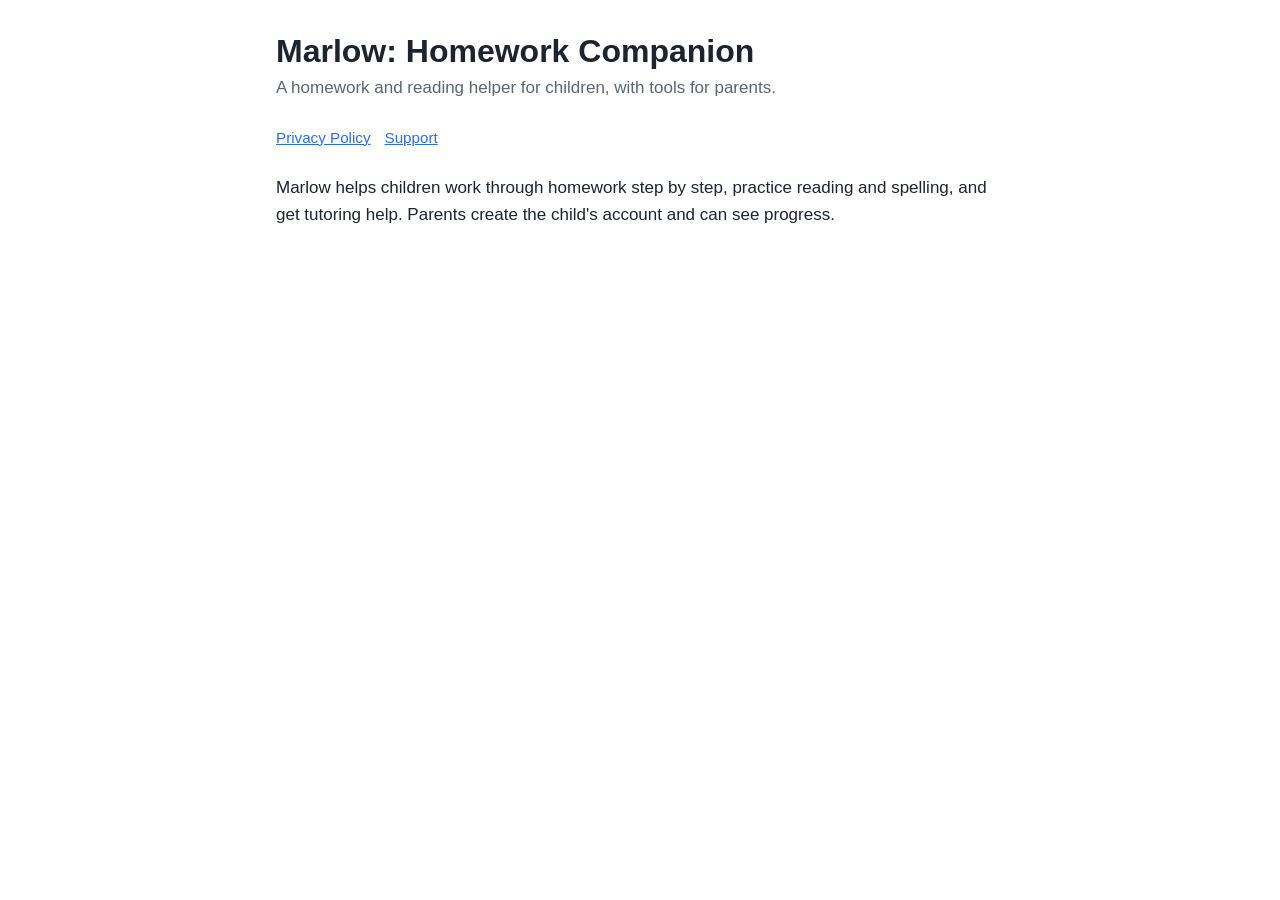
<file: index.html>
<!doctype html>
<html lang="en"><head><meta charset="utf-8"><meta name="viewport" content="width=device-width,initial-scale=1">
<title>Marlow: Homework Companion</title><link rel="stylesheet" href="style.css"></head>
<body><main>
<h1>Marlow: Homework Companion</h1>
<p class="meta">A homework and reading helper for children, with tools for parents.</p>
<nav><a href="privacy.html">Privacy Policy</a><a href="support.html">Support</a></nav>
<p>Marlow helps children work through homework step by step, practice reading and spelling, and get tutoring help. Parents create the child's account and can see progress.</p>
</main></body></html>
</file>
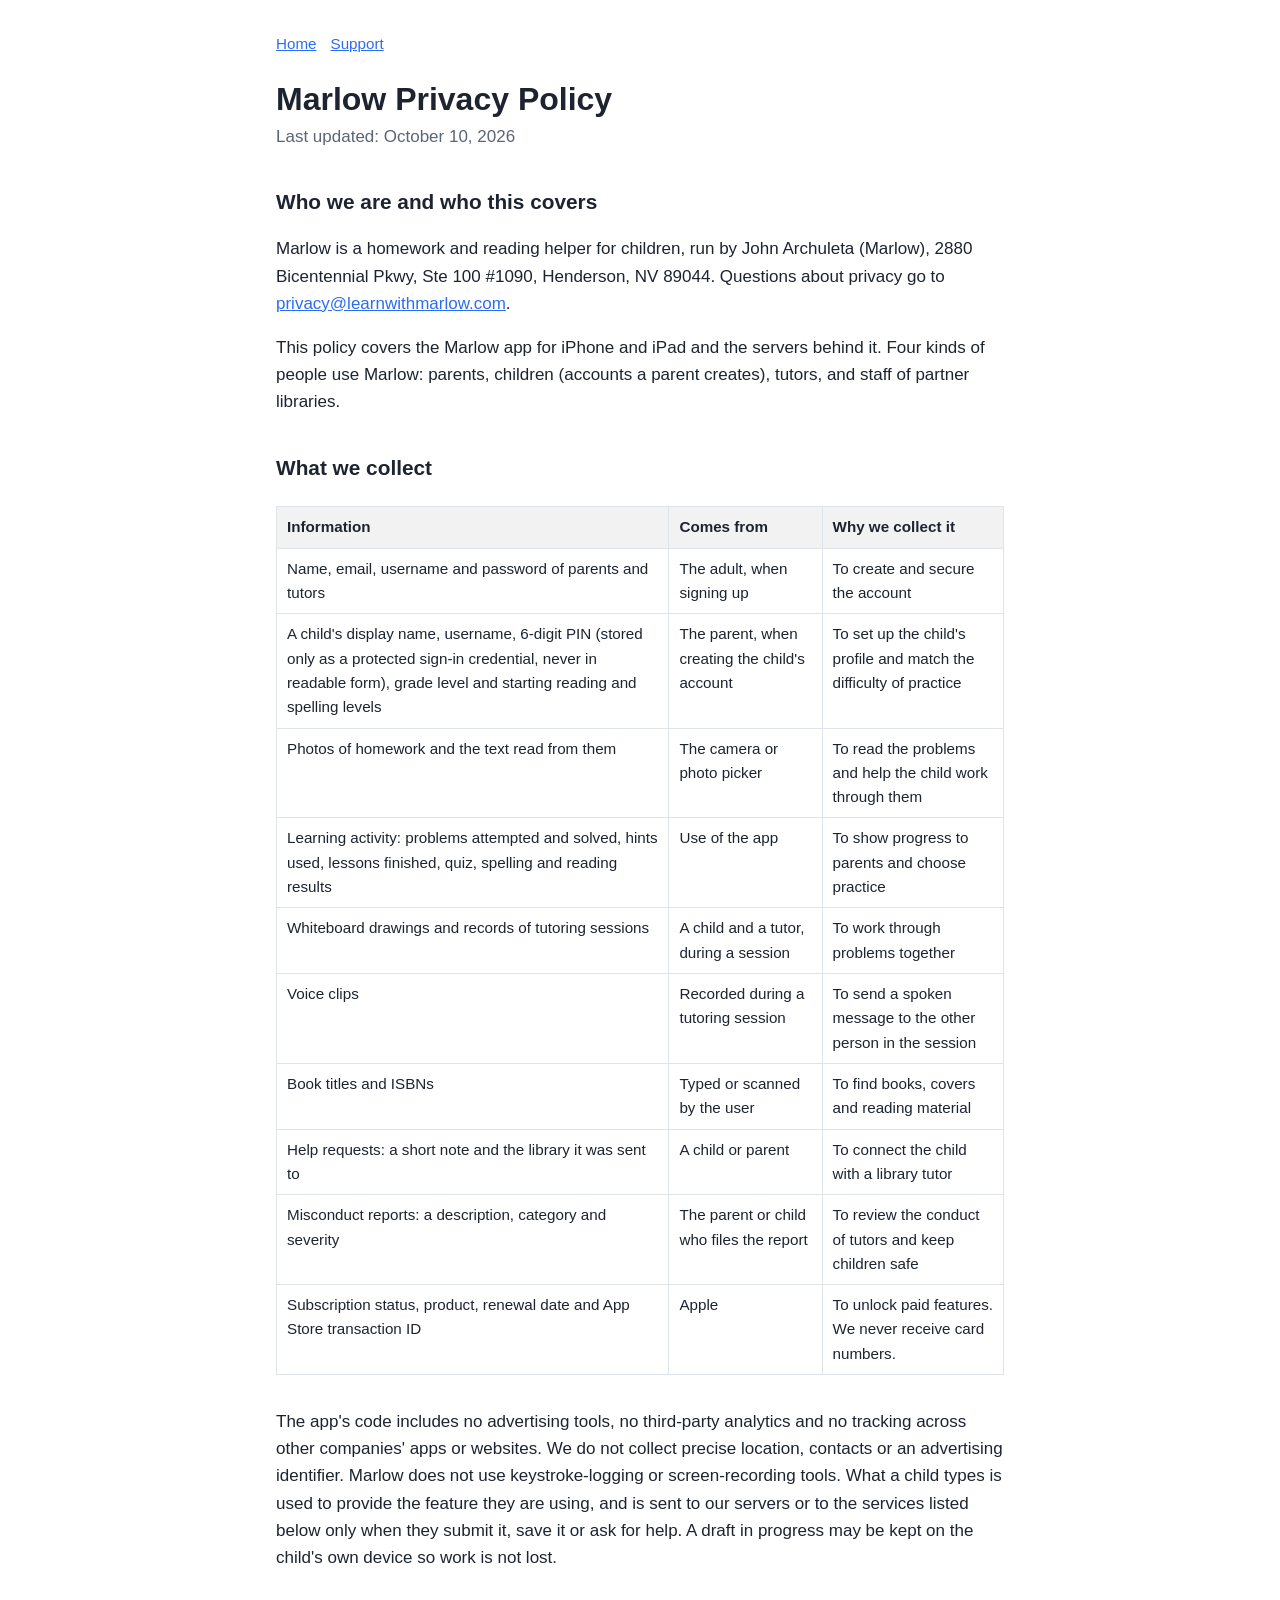
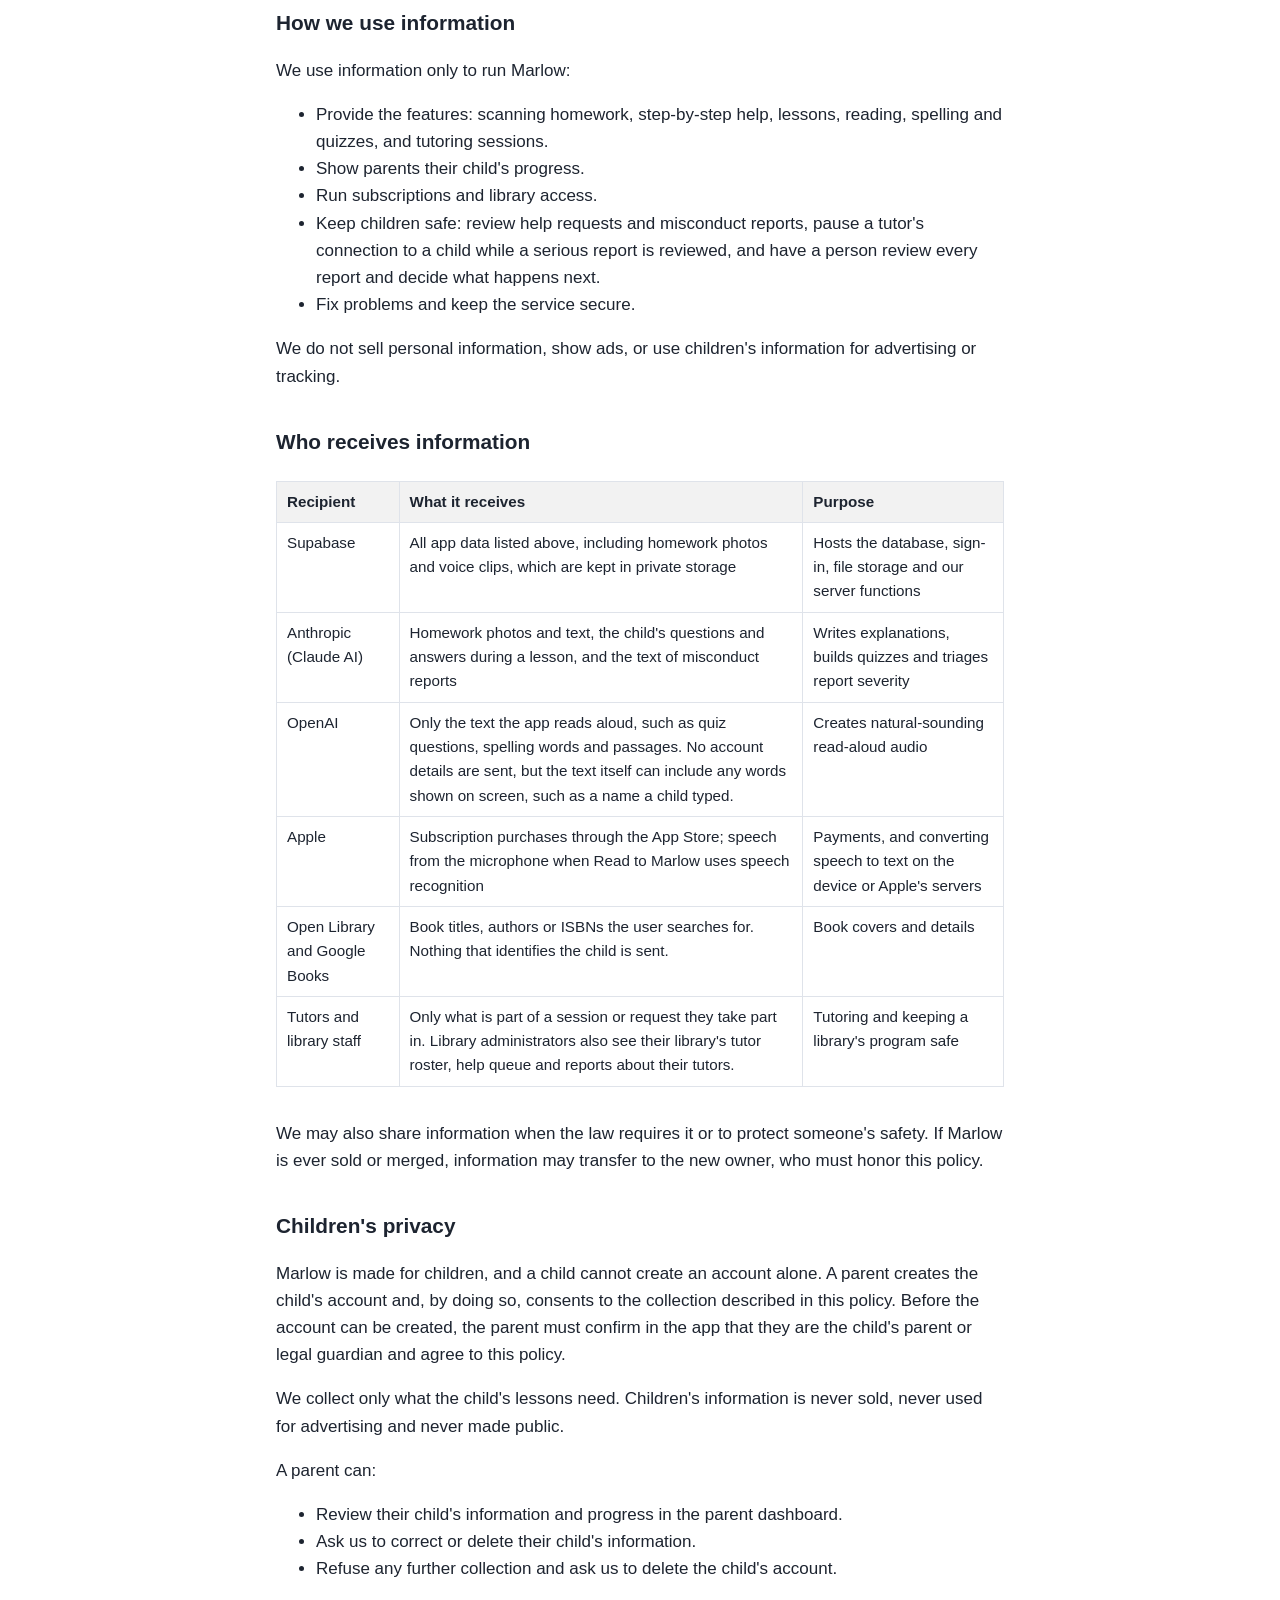
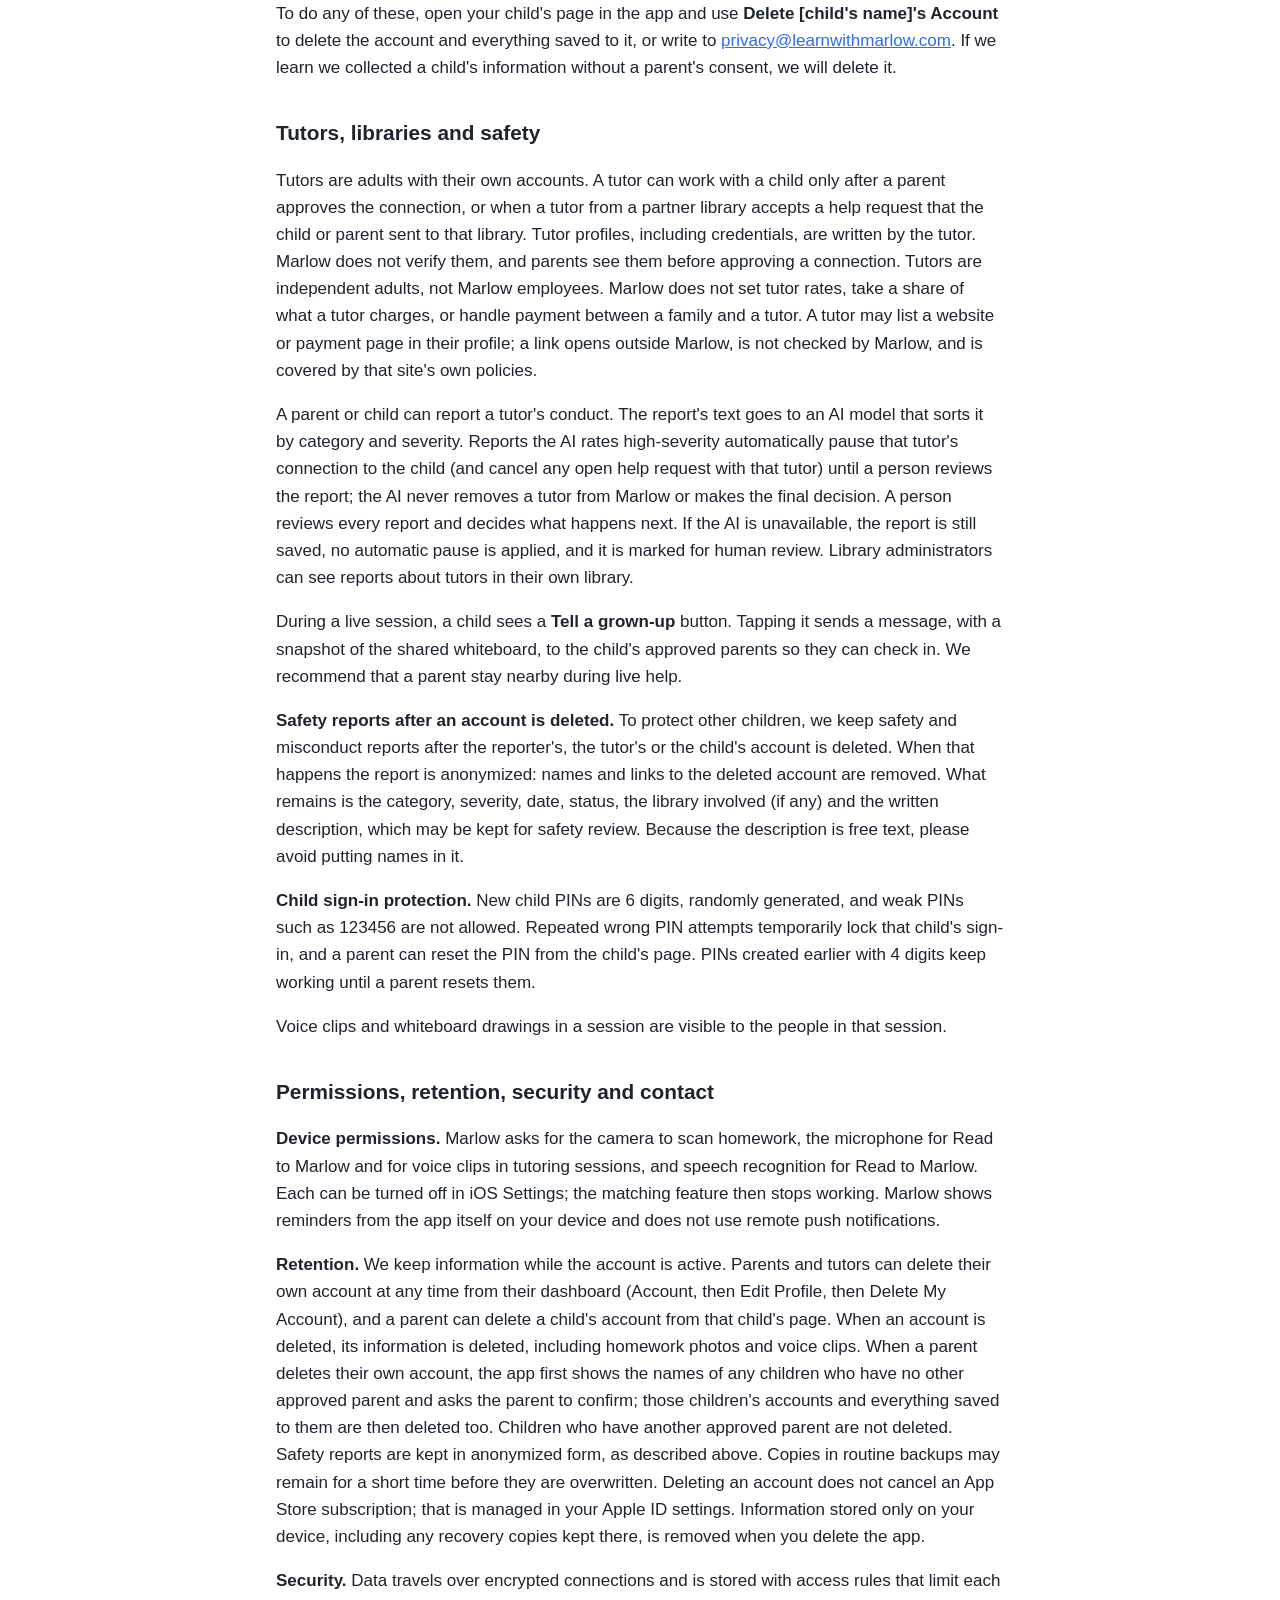
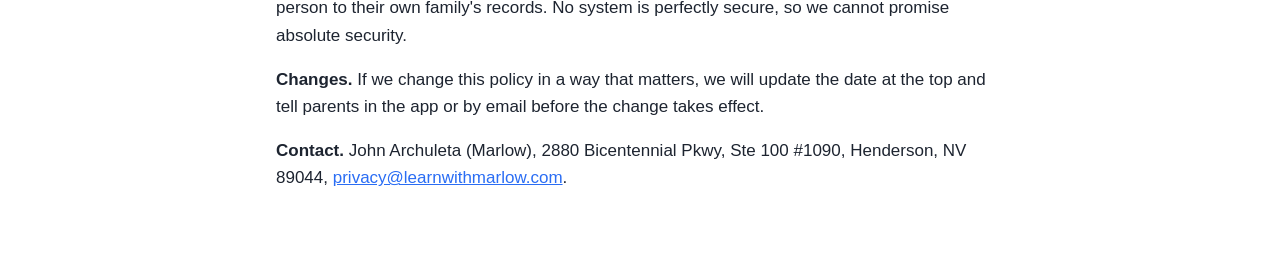
<file: privacy.html>
<!doctype html>
<html lang="en"><head><meta charset="utf-8"><meta name="viewport" content="width=device-width,initial-scale=1">
<title>Marlow Privacy Policy</title><link rel="stylesheet" href="style.css"></head>
<body><main>
<nav><a href="index.html">Home</a><a href="support.html">Support</a></nav>
<h1>Marlow Privacy Policy</h1>
<p class="meta">Last updated: October 10, 2026</p>

<h2>Who we are and who this covers</h2>
<p>Marlow is a homework and reading helper for children, run by John Archuleta (Marlow), 2880 Bicentennial Pkwy, Ste 100 #1090, Henderson, NV 89044. Questions about privacy go to <a href="mailto:privacy@learnwithmarlow.com">privacy@learnwithmarlow.com</a>.</p>
<p>This policy covers the Marlow app for iPhone and iPad and the servers behind it. Four kinds of people use Marlow: parents, children (accounts a parent creates), tutors, and staff of partner libraries.</p>

<h2>What we collect</h2>
<div class="tablewrap"><table>
<thead><tr><th>Information</th><th>Comes from</th><th>Why we collect it</th></tr></thead><tbody>
<tr><td>Name, email, username and password of parents and tutors</td><td>The adult, when signing up</td><td>To create and secure the account</td></tr>
<tr><td>A child's display name, username, 6-digit PIN (stored only as a protected sign-in credential, never in readable form), grade level and starting reading and spelling levels</td><td>The parent, when creating the child's account</td><td>To set up the child's profile and match the difficulty of practice</td></tr>
<tr><td>Photos of homework and the text read from them</td><td>The camera or photo picker</td><td>To read the problems and help the child work through them</td></tr>
<tr><td>Learning activity: problems attempted and solved, hints used, lessons finished, quiz, spelling and reading results</td><td>Use of the app</td><td>To show progress to parents and choose practice</td></tr>
<tr><td>Whiteboard drawings and records of tutoring sessions</td><td>A child and a tutor, during a session</td><td>To work through problems together</td></tr>
<tr><td>Voice clips</td><td>Recorded during a tutoring session</td><td>To send a spoken message to the other person in the session</td></tr>
<tr><td>Book titles and ISBNs</td><td>Typed or scanned by the user</td><td>To find books, covers and reading material</td></tr>
<tr><td>Help requests: a short note and the library it was sent to</td><td>A child or parent</td><td>To connect the child with a library tutor</td></tr>
<tr><td>Misconduct reports: a description, category and severity</td><td>The parent or child who files the report</td><td>To review the conduct of tutors and keep children safe</td></tr>
<tr><td>Subscription status, product, renewal date and App Store transaction ID</td><td>Apple</td><td>To unlock paid features. We never receive card numbers.</td></tr>
</tbody></table></div>
<p>The app's code includes no advertising tools, no third-party analytics and no tracking across other companies' apps or websites. We do not collect precise location, contacts or an advertising identifier. Marlow does not use keystroke-logging or screen-recording tools. What a child types is used to provide the feature they are using, and is sent to our servers or to the services listed below only when they submit it, save it or ask for help. A draft in progress may be kept on the child's own device so work is not lost.</p>

<h2>How we use information</h2>
<p>We use information only to run Marlow:</p>
<ul>
<li>Provide the features: scanning homework, step-by-step help, lessons, reading, spelling and quizzes, and tutoring sessions.</li>
<li>Show parents their child's progress.</li>
<li>Run subscriptions and library access.</li>
<li>Keep children safe: review help requests and misconduct reports, pause a tutor's connection to a child while a serious report is reviewed, and have a person review every report and decide what happens next.</li>
<li>Fix problems and keep the service secure.</li>
</ul>
<p>We do not sell personal information, show ads, or use children's information for advertising or tracking.</p>

<h2>Who receives information</h2>
<div class="tablewrap"><table>
<thead><tr><th>Recipient</th><th>What it receives</th><th>Purpose</th></tr></thead><tbody>
<tr><td>Supabase</td><td>All app data listed above, including homework photos and voice clips, which are kept in private storage</td><td>Hosts the database, sign-in, file storage and our server functions</td></tr>
<tr><td>Anthropic (Claude AI)</td><td>Homework photos and text, the child's questions and answers during a lesson, and the text of misconduct reports</td><td>Writes explanations, builds quizzes and triages report severity</td></tr>
<tr><td>OpenAI</td><td>Only the text the app reads aloud, such as quiz questions, spelling words and passages. No account details are sent, but the text itself can include any words shown on screen, such as a name a child typed.</td><td>Creates natural-sounding read-aloud audio</td></tr>
<tr><td>Apple</td><td>Subscription purchases through the App Store; speech from the microphone when Read to Marlow uses speech recognition</td><td>Payments, and converting speech to text on the device or Apple's servers</td></tr>
<tr><td>Open Library and Google Books</td><td>Book titles, authors or ISBNs the user searches for. Nothing that identifies the child is sent.</td><td>Book covers and details</td></tr>
<tr><td>Tutors and library staff</td><td>Only what is part of a session or request they take part in. Library administrators also see their library's tutor roster, help queue and reports about their tutors.</td><td>Tutoring and keeping a library's program safe</td></tr>
</tbody></table></div>
<p>We may also share information when the law requires it or to protect someone's safety. If Marlow is ever sold or merged, information may transfer to the new owner, who must honor this policy.</p>

<h2>Children's privacy</h2>
<p>Marlow is made for children, and a child cannot create an account alone. A parent creates the child's account and, by doing so, consents to the collection described in this policy. Before the account can be created, the parent must confirm in the app that they are the child's parent or legal guardian and agree to this policy.</p>
<p>We collect only what the child's lessons need. Children's information is never sold, never used for advertising and never made public.</p>
<p>A parent can:</p>
<ul>
<li>Review their child's information and progress in the parent dashboard.</li>
<li>Ask us to correct or delete their child's information.</li>
<li>Refuse any further collection and ask us to delete the child's account.</li>
</ul>
<p>To do any of these, open your child's page in the app and use <strong>Delete [child's name]'s Account</strong> to delete the account and everything saved to it, or write to <a href="mailto:privacy@learnwithmarlow.com">privacy@learnwithmarlow.com</a>. If we learn we collected a child's information without a parent's consent, we will delete it.</p>

<h2>Tutors, libraries and safety</h2>
<p>Tutors are adults with their own accounts. A tutor can work with a child only after a parent approves the connection, or when a tutor from a partner library accepts a help request that the child or parent sent to that library. Tutor profiles, including credentials, are written by the tutor. Marlow does not verify them, and parents see them before approving a connection. Tutors are independent adults, not Marlow employees. Marlow does not set tutor rates, take a share of what a tutor charges, or handle payment between a family and a tutor. A tutor may list a website or payment page in their profile; a link opens outside Marlow, is not checked by Marlow, and is covered by that site's own policies.</p>
<p>A parent or child can report a tutor's conduct. The report's text goes to an AI model that sorts it by category and severity. Reports the AI rates high-severity automatically pause that tutor's connection to the child (and cancel any open help request with that tutor) until a person reviews the report; the AI never removes a tutor from Marlow or makes the final decision. A person reviews every report and decides what happens next. If the AI is unavailable, the report is still saved, no automatic pause is applied, and it is marked for human review. Library administrators can see reports about tutors in their own library.</p>
<p>During a live session, a child sees a <strong>Tell a grown-up</strong> button. Tapping it sends a message, with a snapshot of the shared whiteboard, to the child's approved parents so they can check in. We recommend that a parent stay nearby during live help.</p>
<p><strong>Safety reports after an account is deleted.</strong> To protect other children, we keep safety and misconduct reports after the reporter's, the tutor's or the child's account is deleted. When that happens the report is anonymized: names and links to the deleted account are removed. What remains is the category, severity, date, status, the library involved (if any) and the written description, which may be kept for safety review. Because the description is free text, please avoid putting names in it.</p>
<p><strong>Child sign-in protection.</strong> New child PINs are 6 digits, randomly generated, and weak PINs such as 123456 are not allowed. Repeated wrong PIN attempts temporarily lock that child's sign-in, and a parent can reset the PIN from the child's page. PINs created earlier with 4 digits keep working until a parent resets them.</p>
<p>Voice clips and whiteboard drawings in a session are visible to the people in that session.</p>

<h2>Permissions, retention, security and contact</h2>
<p><strong>Device permissions.</strong> Marlow asks for the camera to scan homework, the microphone for Read to Marlow and for voice clips in tutoring sessions, and speech recognition for Read to Marlow. Each can be turned off in iOS Settings; the matching feature then stops working. Marlow shows reminders from the app itself on your device and does not use remote push notifications.</p>
<p><strong>Retention.</strong> We keep information while the account is active. Parents and tutors can delete their own account at any time from their dashboard (Account, then Edit Profile, then Delete My Account), and a parent can delete a child's account from that child's page. When an account is deleted, its information is deleted, including homework photos and voice clips. When a parent deletes their own account, the app first shows the names of any children who have no other approved parent and asks the parent to confirm; those children's accounts and everything saved to them are then deleted too. Children who have another approved parent are not deleted. Safety reports are kept in anonymized form, as described above. Copies in routine backups may remain for a short time before they are overwritten. Deleting an account does not cancel an App Store subscription; that is managed in your Apple ID settings. Information stored only on your device, including any recovery copies kept there, is removed when you delete the app.</p>
<p><strong>Security.</strong> Data travels over encrypted connections and is stored with access rules that limit each person to their own family's records. No system is perfectly secure, so we cannot promise absolute security.</p>
<p><strong>Changes.</strong> If we change this policy in a way that matters, we will update the date at the top and tell parents in the app or by email before the change takes effect.</p>
<p><strong>Contact.</strong> John Archuleta (Marlow), 2880 Bicentennial Pkwy, Ste 100 #1090, Henderson, NV 89044, <a href="mailto:privacy@learnwithmarlow.com">privacy@learnwithmarlow.com</a>.</p>
</main></body></html>
</file>
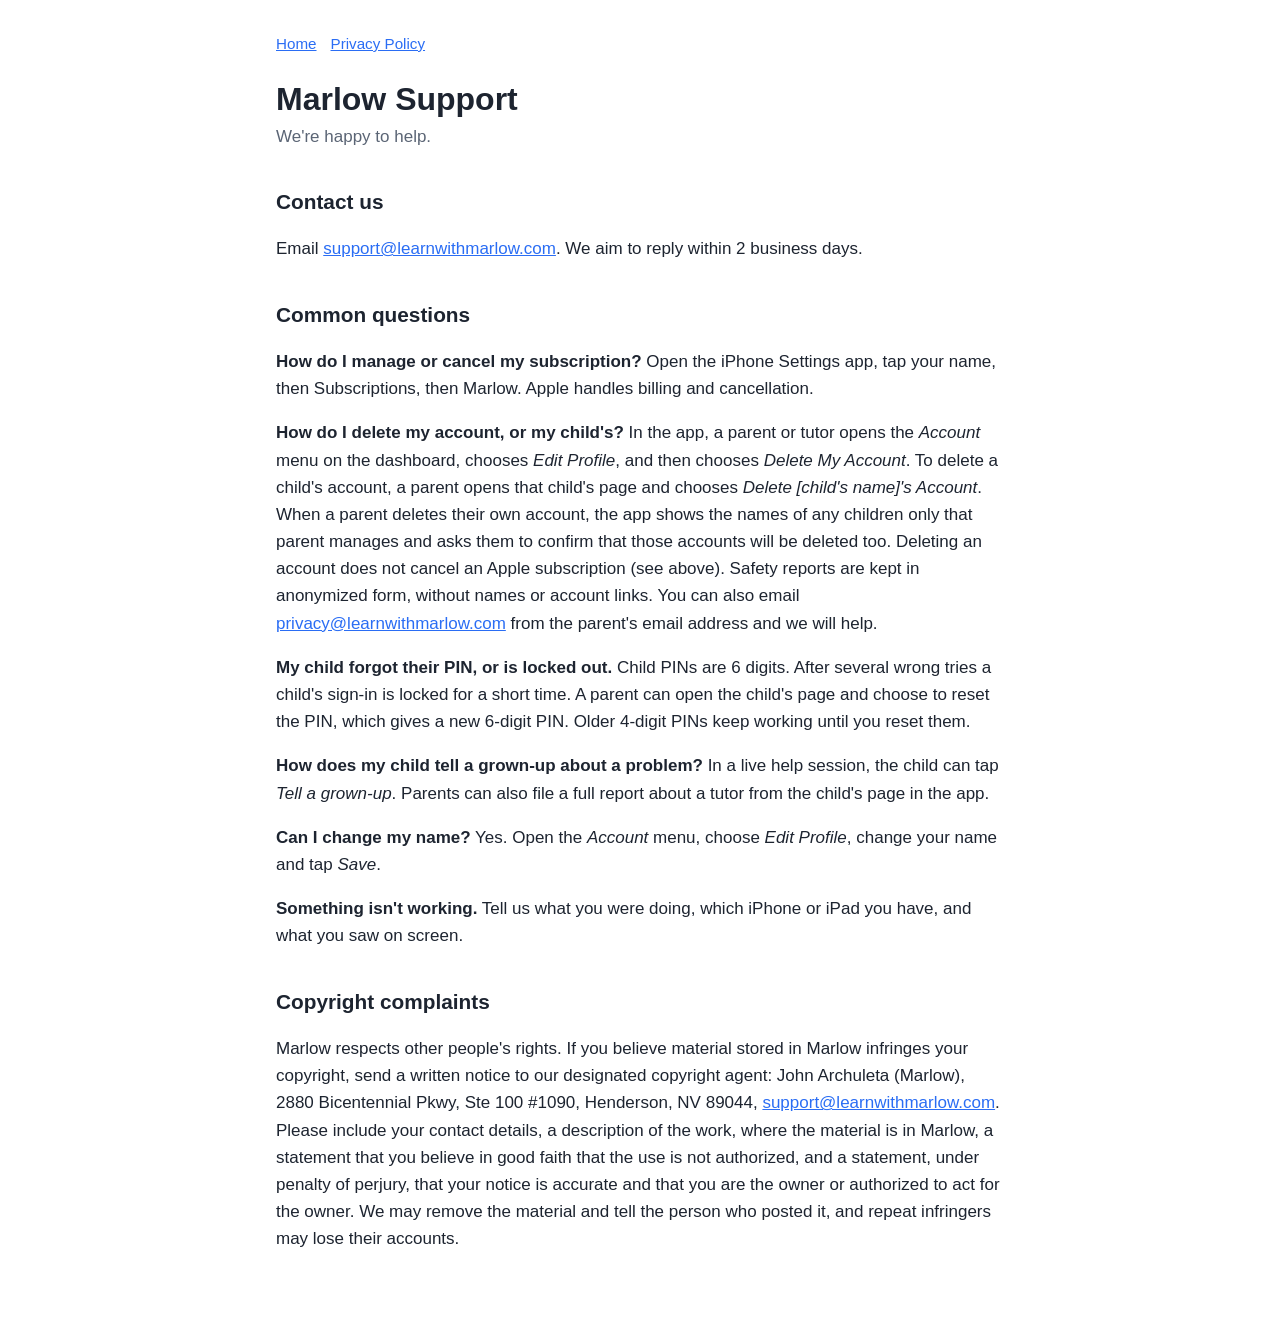
<file: support.html>
<!doctype html>
<html lang="en"><head><meta charset="utf-8"><meta name="viewport" content="width=device-width,initial-scale=1">
<title>Marlow Support</title><link rel="stylesheet" href="style.css"></head>
<body><main>
<nav><a href="index.html">Home</a><a href="privacy.html">Privacy Policy</a></nav>
<h1>Marlow Support</h1>
<p class="meta">We're happy to help.</p>
<h2>Contact us</h2>
<p>Email <a href="mailto:support@learnwithmarlow.com">support@learnwithmarlow.com</a>. We aim to reply within 2 business days.</p>
<h2>Common questions</h2>
<p><strong>How do I manage or cancel my subscription?</strong> Open the iPhone Settings app, tap your name, then Subscriptions, then Marlow. Apple handles billing and cancellation.</p>
<p><strong>How do I delete my account, or my child's?</strong> In the app, a parent or tutor opens the <em>Account</em> menu on the dashboard, chooses <em>Edit Profile</em>, and then chooses <em>Delete My Account</em>. To delete a child's account, a parent opens that child's page and chooses <em>Delete [child's name]'s Account</em>. When a parent deletes their own account, the app shows the names of any children only that parent manages and asks them to confirm that those accounts will be deleted too. Deleting an account does not cancel an Apple subscription (see above). Safety reports are kept in anonymized form, without names or account links. You can also email <a href="mailto:privacy@learnwithmarlow.com">privacy@learnwithmarlow.com</a> from the parent's email address and we will help.</p>
<p><strong>My child forgot their PIN, or is locked out.</strong> Child PINs are 6 digits. After several wrong tries a child's sign-in is locked for a short time. A parent can open the child's page and choose to reset the PIN, which gives a new 6-digit PIN. Older 4-digit PINs keep working until you reset them.</p>
<p><strong>How does my child tell a grown-up about a problem?</strong> In a live help session, the child can tap <em>Tell a grown-up</em>. Parents can also file a full report about a tutor from the child's page in the app.</p>
<p><strong>Can I change my name?</strong> Yes. Open the <em>Account</em> menu, choose <em>Edit Profile</em>, change your name and tap <em>Save</em>.</p>
<p><strong>Something isn't working.</strong> Tell us what you were doing, which iPhone or iPad you have, and what you saw on screen.</p>
<h2>Copyright complaints</h2>
<p>Marlow respects other people's rights. If you believe material stored in Marlow infringes your copyright, send a written notice to our designated copyright agent: John Archuleta (Marlow), 2880 Bicentennial Pkwy, Ste 100 #1090, Henderson, NV 89044, <a href="mailto:support@learnwithmarlow.com">support@learnwithmarlow.com</a>. Please include your contact details, a description of the work, where the material is in Marlow, a statement that you believe in good faith that the use is not authorized, and a statement, under penalty of perjury, that your notice is accurate and that you are the owner or authorized to act for the owner. We may remove the material and tell the person who posted it, and repeat infringers may lose their accounts.</p>
</main></body></html>
</file>
<file: style.css>
:root{--bg:#fff;--fg:#1d2430;--muted:#5b6575;--line:#dfe3ea;--accent:#2a6df4;--todo:#fff3bf}
@media (prefers-color-scheme:dark){:root{--bg:#12161d;--fg:#e8ecf2;--muted:#9aa5b5;--line:#2b3340;--accent:#7aa5ff;--todo:#5a4b00}}
*{box-sizing:border-box}
body{margin:0;background:var(--bg);color:var(--fg);font:17px/1.6 -apple-system,BlinkMacSystemFont,"Segoe UI",Roboto,sans-serif}
main{max-width:760px;margin:0 auto;padding:32px 16px 64px}
h1{font-size:2rem;line-height:1.2;margin:0 0 4px}
h2{font-size:1.3rem;margin:2.2rem 0 .4rem}
.meta{color:var(--muted);margin:0 0 1.5rem}
a{color:var(--accent)}
table{border-collapse:collapse;width:100%;margin:1rem 0;font-size:.95rem}
th,td{border:1px solid var(--line);padding:8px 10px;text-align:left;vertical-align:top}
th{background:rgba(127,127,127,.1)}
.tablewrap{overflow-x:auto}
.todo{background:var(--todo);padding:0 3px;border-radius:3px}
nav{margin-bottom:1.5rem;font-size:.95rem}
nav a{margin-right:14px}
</file>
